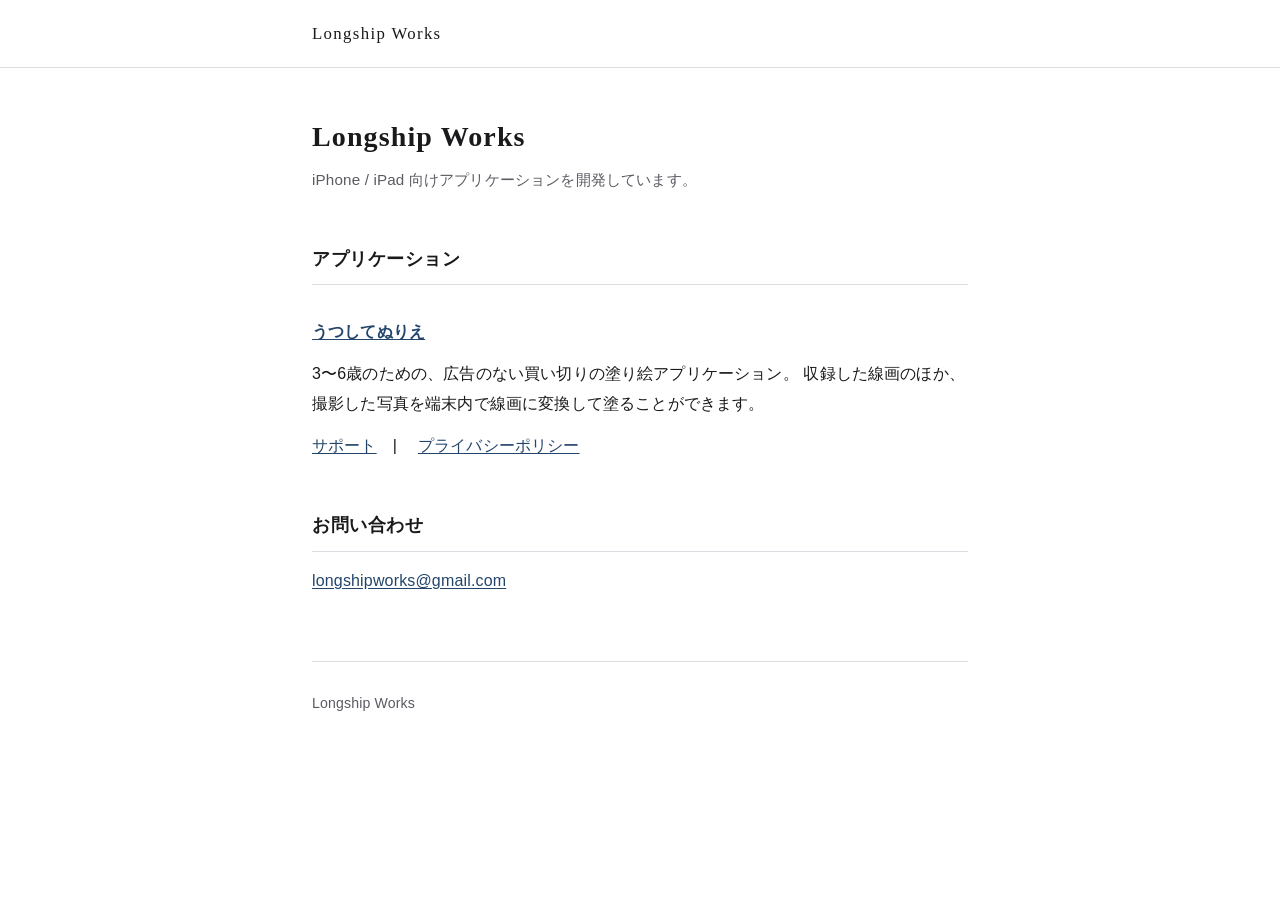
<file: index.html>
<!DOCTYPE html>
<html lang="ja">
<head>
<meta charset="utf-8">
<meta name="viewport" content="width=device-width, initial-scale=1">
<title>Longship Works</title>
<meta name="description" content="Longship Works — iPhone / iPad 向けアプリケーションの開発。サポートとプライバシーポリシー。">
<link rel="stylesheet" href="style.css?v=7301b1c2">
</head>
<body>

<header class="site">
  <div class="site-inner"><a class="brand" href="./">Longship Works</a></div>
</header>

<main>

<h1>Longship Works</h1>
<p class="lede">iPhone / iPad 向けアプリケーションを開発しています。</p>

<h2>アプリケーション</h2>

<h3><a href="utsushite-nurie/">うつしてぬりえ</a></h3>
<p>3〜6歳のための、広告のない買い切りの塗り絵アプリケーション。
収録した線画のほか、撮影した写真を端末内で線画に変換して塗ることができます。</p>
<p><a href="utsushite-nurie/">サポート</a>　|　
<a href="utsushite-nurie/privacy.html">プライバシーポリシー</a></p>

<h2>お問い合わせ</h2>
<p><a href="mailto:longshipworks@gmail.com">longshipworks@gmail.com</a></p>

<footer>
<p>Longship Works</p>
</footer>

</main>
</body>
</html>
</file>
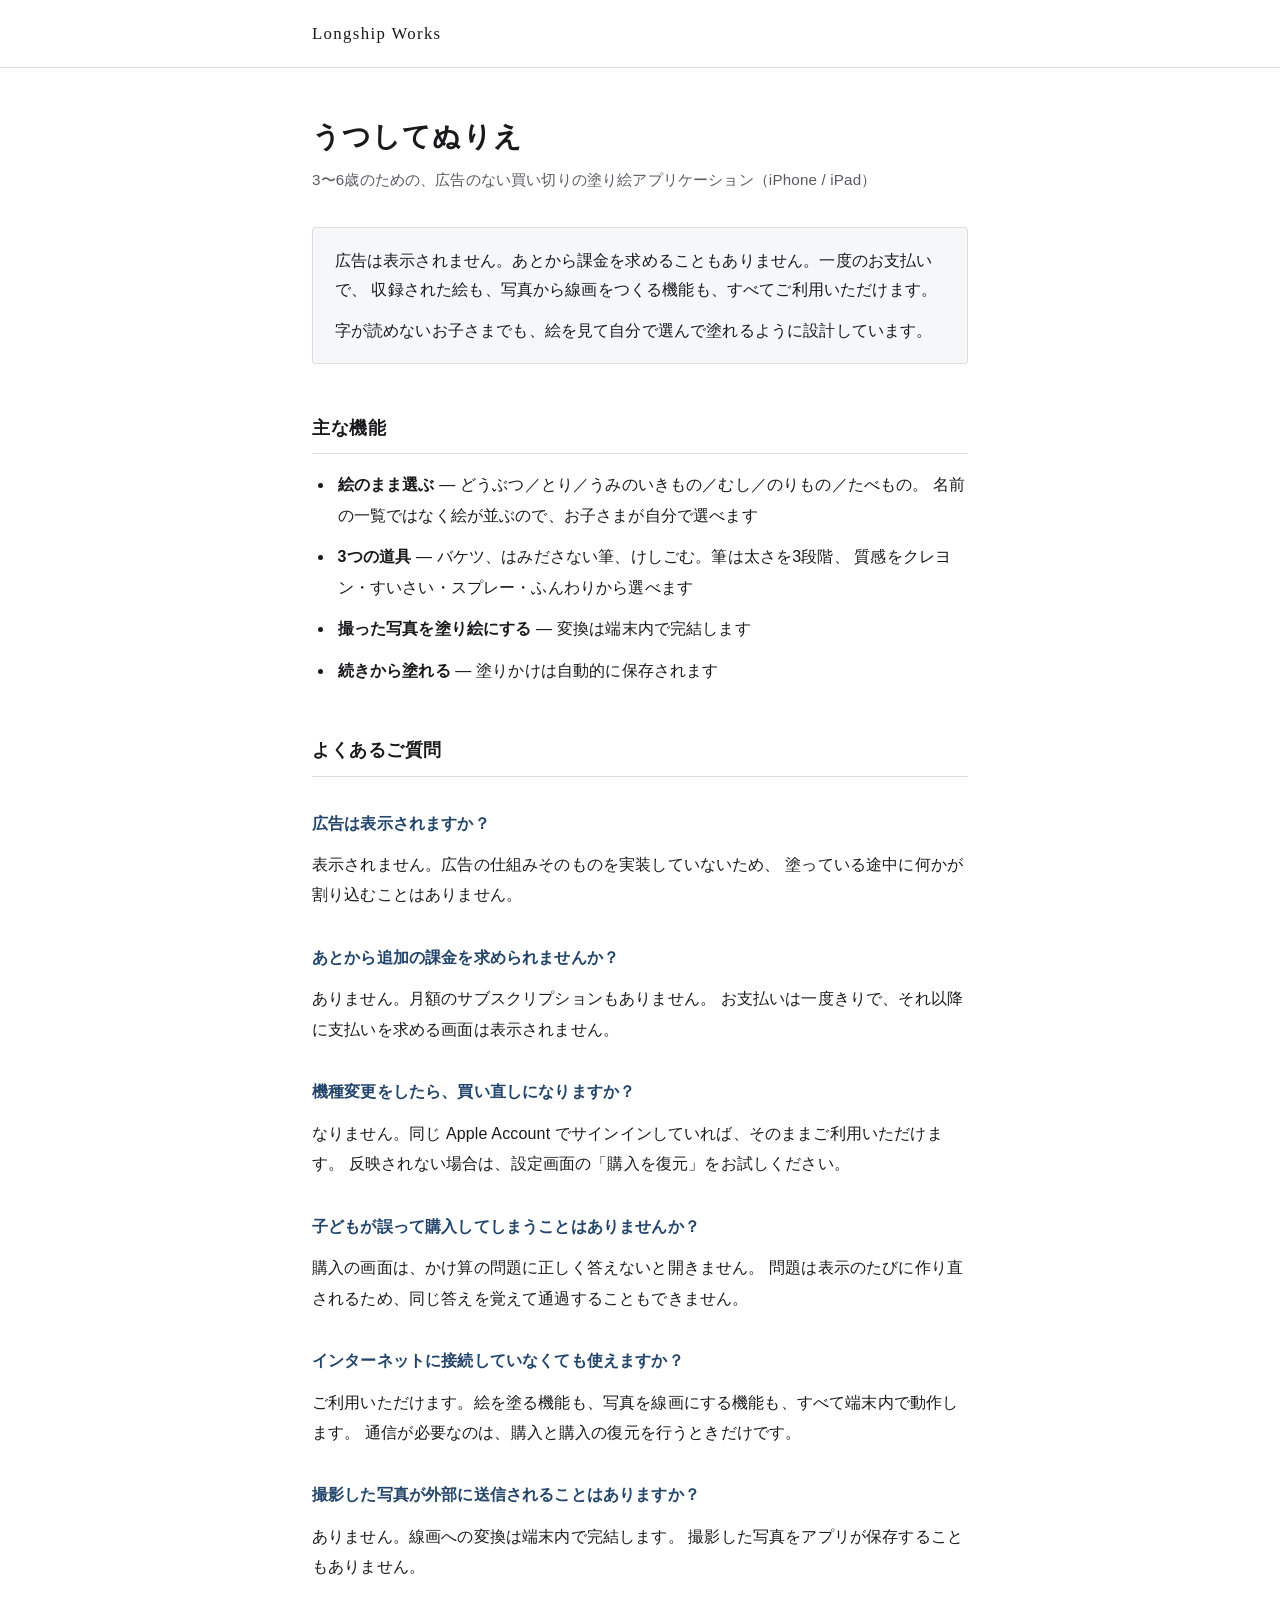
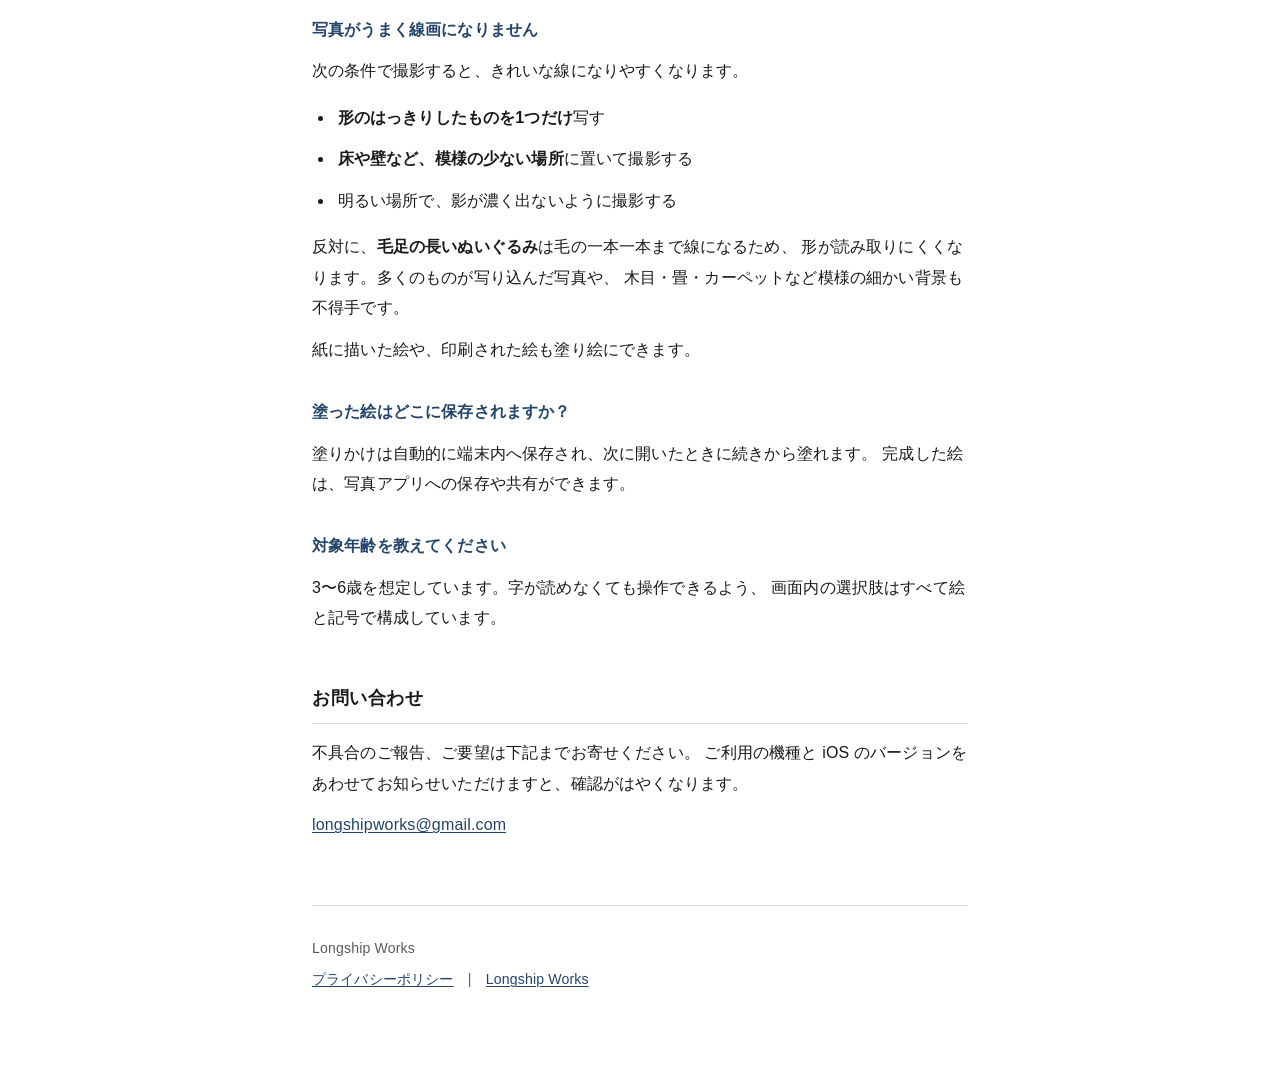
<file: utsushite-nurie/index.html>
<!DOCTYPE html>
<html lang="ja">
<head>
<meta charset="utf-8">
<meta name="viewport" content="width=device-width, initial-scale=1">
<title>うつしてぬりえ — サポート</title>
<meta name="description" content="うつしてぬりえ のサポートページ。よくある質問とお問い合わせ先。">
<link rel="stylesheet" href="../style.css?v=7301b1c2">
</head>
<body>

<header class="site">
  <div class="site-inner"><a class="brand" href="../">Longship Works</a></div>
</header>

<main>

<h1>うつしてぬりえ</h1>
<p class="lede">3〜6歳のための、広告のない買い切りの塗り絵アプリケーション（iPhone / iPad）</p>

<div class="summary">
<p>広告は表示されません。あとから課金を求めることもありません。一度のお支払いで、
収録された絵も、写真から線画をつくる機能も、すべてご利用いただけます。</p>
<p>字が読めないお子さまでも、絵を見て自分で選んで塗れるように設計しています。</p>
</div>

<h2>主な機能</h2>
<ul>
<li><strong>絵のまま選ぶ</strong> — どうぶつ／とり／うみのいきもの／むし／のりもの／たべもの。
名前の一覧ではなく絵が並ぶので、お子さまが自分で選べます</li>
<li><strong>3つの道具</strong> — バケツ、はみださない筆、けしごむ。筆は太さを3段階、
質感をクレヨン・すいさい・スプレー・ふんわりから選べます</li>
<li><strong>撮った写真を塗り絵にする</strong> — 変換は端末内で完結します</li>
<li><strong>続きから塗れる</strong> — 塗りかけは自動的に保存されます</li>
</ul>

<h2>よくあるご質問</h2>

<h3>広告は表示されますか？</h3>
<p>表示されません。広告の仕組みそのものを実装していないため、
塗っている途中に何かが割り込むことはありません。</p>

<h3>あとから追加の課金を求められませんか？</h3>
<p>ありません。月額のサブスクリプションもありません。
お支払いは一度きりで、それ以降に支払いを求める画面は表示されません。</p>

<h3>機種変更をしたら、買い直しになりますか？</h3>
<p>なりません。同じ Apple Account でサインインしていれば、そのままご利用いただけます。
反映されない場合は、設定画面の「購入を復元」をお試しください。</p>

<h3>子どもが誤って購入してしまうことはありませんか？</h3>
<p>購入の画面は、かけ算の問題に正しく答えないと開きません。
問題は表示のたびに作り直されるため、同じ答えを覚えて通過することもできません。</p>

<h3>インターネットに接続していなくても使えますか？</h3>
<p>ご利用いただけます。絵を塗る機能も、写真を線画にする機能も、すべて端末内で動作します。
通信が必要なのは、購入と購入の復元を行うときだけです。</p>

<h3>撮影した写真が外部に送信されることはありますか？</h3>
<p>ありません。線画への変換は端末内で完結します。
撮影した写真をアプリが保存することもありません。</p>

<h3>写真がうまく線画になりません</h3>
<p>次の条件で撮影すると、きれいな線になりやすくなります。</p>
<ul>
<li><strong>形のはっきりしたものを1つだけ</strong>写す</li>
<li><strong>床や壁など、模様の少ない場所</strong>に置いて撮影する</li>
<li>明るい場所で、影が濃く出ないように撮影する</li>
</ul>
<p>反対に、<strong>毛足の長いぬいぐるみ</strong>は毛の一本一本まで線になるため、
形が読み取りにくくなります。多くのものが写り込んだ写真や、
木目・畳・カーペットなど模様の細かい背景も不得手です。</p>
<p>紙に描いた絵や、印刷された絵も塗り絵にできます。</p>

<h3>塗った絵はどこに保存されますか？</h3>
<p>塗りかけは自動的に端末内へ保存され、次に開いたときに続きから塗れます。
完成した絵は、写真アプリへの保存や共有ができます。</p>

<h3>対象年齢を教えてください</h3>
<p>3〜6歳を想定しています。字が読めなくても操作できるよう、
画面内の選択肢はすべて絵と記号で構成しています。</p>

<h2>お問い合わせ</h2>
<p>不具合のご報告、ご要望は下記までお寄せください。
ご利用の機種と iOS のバージョンをあわせてお知らせいただけますと、確認がはやくなります。</p>
<p><a href="mailto:longshipworks@gmail.com">longshipworks@gmail.com</a></p>

<footer>
<p>Longship Works</p>
<p><a href="privacy.html">プライバシーポリシー</a>　|　<a href="../">Longship Works</a></p>
</footer>

</main>
</body>
</html>
</file>
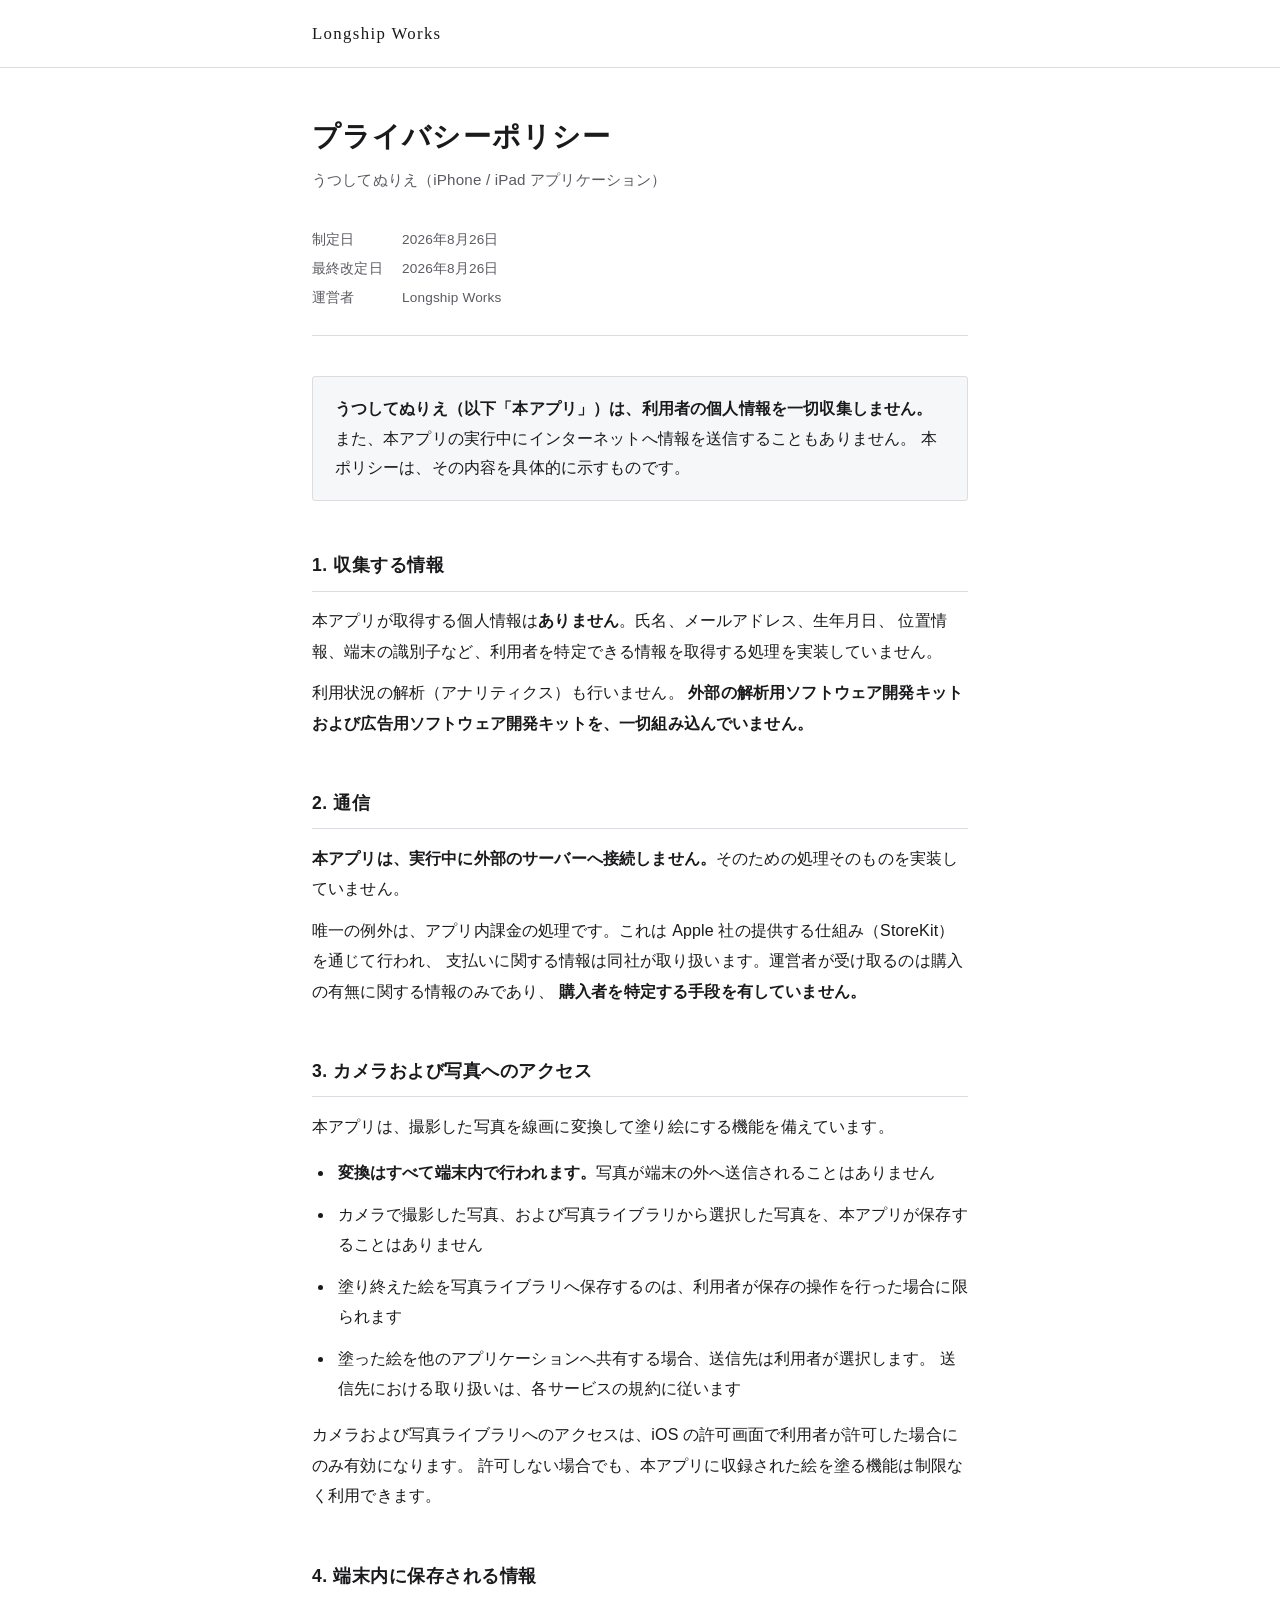
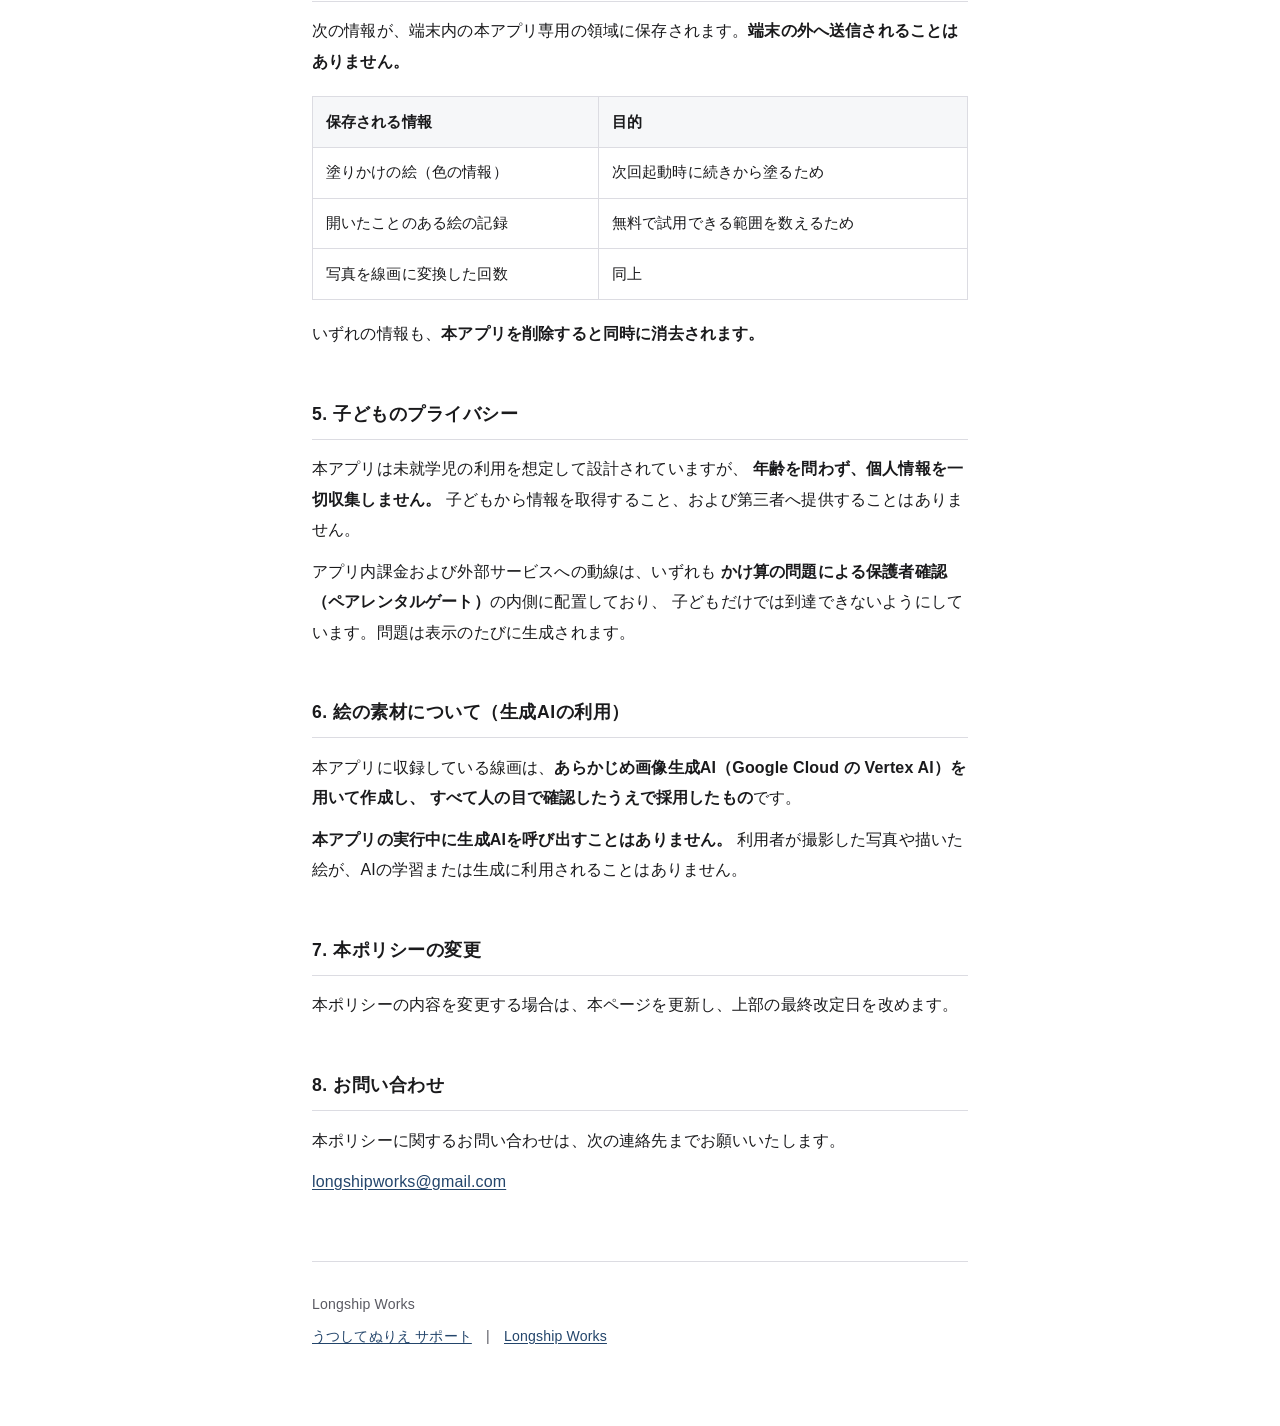
<file: utsushite-nurie/privacy.html>
<!DOCTYPE html>
<html lang="ja">
<head>
<meta charset="utf-8">
<meta name="viewport" content="width=device-width, initial-scale=1">
<title>プライバシーポリシー — うつしてぬりえ</title>
<meta name="description" content="うつしてぬりえ のプライバシーポリシー。個人情報を一切収集せず、実行中に外部へ通信しません。">
<link rel="stylesheet" href="../style.css?v=7301b1c2">
</head>
<body>

<header class="site">
  <div class="site-inner"><a class="brand" href="../">Longship Works</a></div>
</header>

<main>

<h1>プライバシーポリシー</h1>
<p class="lede">うつしてぬりえ（iPhone / iPad アプリケーション）</p>

<div class="meta">
  <dl>
    <dt>制定日</dt><dd>2026年8月26日</dd>
    <dt>最終改定日</dt><dd>2026年8月26日</dd>
    <dt>運営者</dt><dd>Longship Works</dd>
  </dl>
</div>

<div class="summary">
<p><strong>うつしてぬりえ（以下「本アプリ」）は、利用者の個人情報を一切収集しません。</strong>
また、本アプリの実行中にインターネットへ情報を送信することもありません。
本ポリシーは、その内容を具体的に示すものです。</p>
</div>

<h2>1. 収集する情報</h2>
<p>本アプリが取得する個人情報は<strong>ありません</strong>。氏名、メールアドレス、生年月日、
位置情報、端末の識別子など、利用者を特定できる情報を取得する処理を実装していません。</p>
<p>利用状況の解析（アナリティクス）も行いません。
<strong>外部の解析用ソフトウェア開発キットおよび広告用ソフトウェア開発キットを、一切組み込んでいません。</strong></p>

<h2>2. 通信</h2>
<p><strong>本アプリは、実行中に外部のサーバーへ接続しません。</strong>そのための処理そのものを実装していません。</p>
<p>唯一の例外は、アプリ内課金の処理です。これは Apple 社の提供する仕組み（StoreKit）を通じて行われ、
支払いに関する情報は同社が取り扱います。運営者が受け取るのは購入の有無に関する情報のみであり、
<strong>購入者を特定する手段を有していません。</strong></p>

<h2>3. カメラおよび写真へのアクセス</h2>
<p>本アプリは、撮影した写真を線画に変換して塗り絵にする機能を備えています。</p>
<ul>
<li><strong>変換はすべて端末内で行われます。</strong>写真が端末の外へ送信されることはありません</li>
<li>カメラで撮影した写真、および写真ライブラリから選択した写真を、本アプリが保存することはありません</li>
<li>塗り終えた絵を写真ライブラリへ保存するのは、利用者が保存の操作を行った場合に限られます</li>
<li>塗った絵を他のアプリケーションへ共有する場合、送信先は利用者が選択します。
送信先における取り扱いは、各サービスの規約に従います</li>
</ul>
<p>カメラおよび写真ライブラリへのアクセスは、iOS の許可画面で利用者が許可した場合にのみ有効になります。
許可しない場合でも、本アプリに収録された絵を塗る機能は制限なく利用できます。</p>

<h2>4. 端末内に保存される情報</h2>
<p>次の情報が、端末内の本アプリ専用の領域に保存されます。<strong>端末の外へ送信されることはありません。</strong></p>
<table>
<tr><th>保存される情報</th><th>目的</th></tr>
<tr><td>塗りかけの絵（色の情報）</td><td>次回起動時に続きから塗るため</td></tr>
<tr><td>開いたことのある絵の記録</td><td>無料で試用できる範囲を数えるため</td></tr>
<tr><td>写真を線画に変換した回数</td><td>同上</td></tr>
</table>
<p>いずれの情報も、<strong>本アプリを削除すると同時に消去されます。</strong></p>

<h2>5. 子どものプライバシー</h2>
<p>本アプリは未就学児の利用を想定して設計されていますが、
<strong>年齢を問わず、個人情報を一切収集しません。</strong>
子どもから情報を取得すること、および第三者へ提供することはありません。</p>
<p>アプリ内課金および外部サービスへの動線は、いずれも
<strong>かけ算の問題による保護者確認（ペアレンタルゲート）</strong>の内側に配置しており、
子どもだけでは到達できないようにしています。問題は表示のたびに生成されます。</p>

<h2>6. 絵の素材について（生成AIの利用）</h2>
<p>本アプリに収録している線画は、<strong>あらかじめ画像生成AI（Google Cloud の Vertex AI）を用いて作成し、
すべて人の目で確認したうえで採用したもの</strong>です。</p>
<p><strong>本アプリの実行中に生成AIを呼び出すことはありません。</strong>
利用者が撮影した写真や描いた絵が、AIの学習または生成に利用されることはありません。</p>

<h2>7. 本ポリシーの変更</h2>
<p>本ポリシーの内容を変更する場合は、本ページを更新し、上部の最終改定日を改めます。</p>

<h2>8. お問い合わせ</h2>
<p>本ポリシーに関するお問い合わせは、次の連絡先までお願いいたします。</p>
<p><a href="mailto:longshipworks@gmail.com">longshipworks@gmail.com</a></p>

<footer>
<p>Longship Works</p>
<p><a href="./">うつしてぬりえ サポート</a>　|　<a href="../">Longship Works</a></p>
</footer>

</main>
</body>
</html>
</file>
<file: style.css>
/* うつしてぬりえ / Longship Works の公開ページ
 *
 * **配色は固定する。** ここに置くのはプライバシーポリシーとサポートという書類で、
 * 閲覧者の OS 設定によって見た目が変わる必要がない。
 * 以前は prefers-color-scheme に追従していたが、ダークモードの端末で黒地になり、
 * 書類としての印象が落ちた（2026-08-26 に指摘を受けて固定した）。
 *
 * 見出しと社名だけ明朝、本文はゴシック。長い文章は画面上ではゴシックのほうが読みやすい。
 */

:root {
  --bg:     #ffffff;
  --tint:   #f6f7f9;
  --ink:    #1a1a1c;
  --ink-2:  #5a5a62;
  --rule:   #dcdce2;
  --accent: #23456b;

  --serif: "Hiragino Mincho ProN", "Yu Mincho", "YuMincho", "Noto Serif JP", serif;
  --sans: -apple-system, BlinkMacSystemFont, "Hiragino Kaku Gothic ProN",
          "Yu Gothic", "Meiryo", "Noto Sans JP", sans-serif;
}

* { box-sizing: border-box; }

html { -webkit-text-size-adjust: 100%; }

body {
  margin: 0;
  background: var(--bg);
  color: var(--ink);
  font-family: var(--sans);
  font-size: 16px;
  line-height: 1.9;
  letter-spacing: .01em;
}

/* 上端の帯。全ページ共通で、ここが「誰が出しているページか」を示す */
.site {
  border-bottom: 1px solid var(--rule);
  background: var(--bg);
}
.site-inner {
  max-width: 44rem;
  margin: 0 auto;
  padding: 1.1rem 1.5rem;
}
.brand {
  font-family: var(--serif);
  font-size: 1.05rem;
  letter-spacing: .08em;
  color: var(--ink);
  text-decoration: none;
}
.brand:hover { color: var(--accent); }

main {
  max-width: 44rem;
  margin: 0 auto;
  padding: 3rem 1.5rem 4.5rem;
}

/* 見出し */
h1 {
  font-family: var(--serif);
  font-size: 1.75rem;
  font-weight: 600;
  line-height: 1.5;
  letter-spacing: .04em;
  margin: 0 0 .5rem;
}
h2 {
  font-size: 1.1rem;
  font-weight: 600;
  margin: 3rem 0 .9rem;
  padding-bottom: .5rem;
  border-bottom: 1px solid var(--rule);
  letter-spacing: .03em;
}
h3 {
  font-size: 1rem;
  font-weight: 600;
  margin: 2rem 0 .3rem;
  color: var(--accent);
}

p, li { margin: .7rem 0; }
ul { padding-left: 1.4rem; }
li { padding-left: .2rem; }

a { color: var(--accent); text-decoration: underline; text-underline-offset: .15em; }
a:hover { text-decoration-thickness: 2px; }

strong { font-weight: 600; }

/* 表題まわり */
.lede {
  color: var(--ink-2);
  font-size: .95rem;
  margin: 0 0 2rem;
}
.meta {
  color: var(--ink-2);
  font-size: .85rem;
  margin: 0 0 2.5rem;
  padding-bottom: 1.5rem;
  border-bottom: 1px solid var(--rule);
}
.meta dl { margin: 0; display: grid; grid-template-columns: auto 1fr; gap: .2rem 1.2rem; }
.meta dt { color: var(--ink-2); }
.meta dd { margin: 0; }

/* 要点を先に置く囲み。角丸は控えめにして、書類の体裁を壊さない */
.summary {
  background: var(--tint);
  border: 1px solid var(--rule);
  border-radius: 3px;
  padding: 1.1rem 1.35rem;
  margin: 2rem 0;
  font-size: .97rem;
}
.summary p:first-child { margin-top: 0; }
.summary p:last-child { margin-bottom: 0; }

table {
  border-collapse: collapse;
  width: 100%;
  margin: 1.2rem 0;
  font-size: .95rem;
}
th, td {
  text-align: left;
  padding: .65rem .8rem;
  border: 1px solid var(--rule);
  vertical-align: top;
}
th {
  background: var(--tint);
  font-weight: 600;
  white-space: nowrap;
}

footer {
  margin-top: 4rem;
  padding-top: 1.5rem;
  border-top: 1px solid var(--rule);
  color: var(--ink-2);
  font-size: .88rem;
}
footer p { margin: .3rem 0; }

@media (max-width: 480px) {
  body { font-size: 15px; }
  main { padding: 2.25rem 1.15rem 3.5rem; }
  h1 { font-size: 1.45rem; }
  th { white-space: normal; }
}

/* プライバシーポリシーは印刷されることがある */
@media print {
  .site { border-bottom: 1px solid #000; }
  main { max-width: none; padding: 0; }
  a { color: #000; text-decoration: none; }
  h2 { break-after: avoid; }
}
</file>
